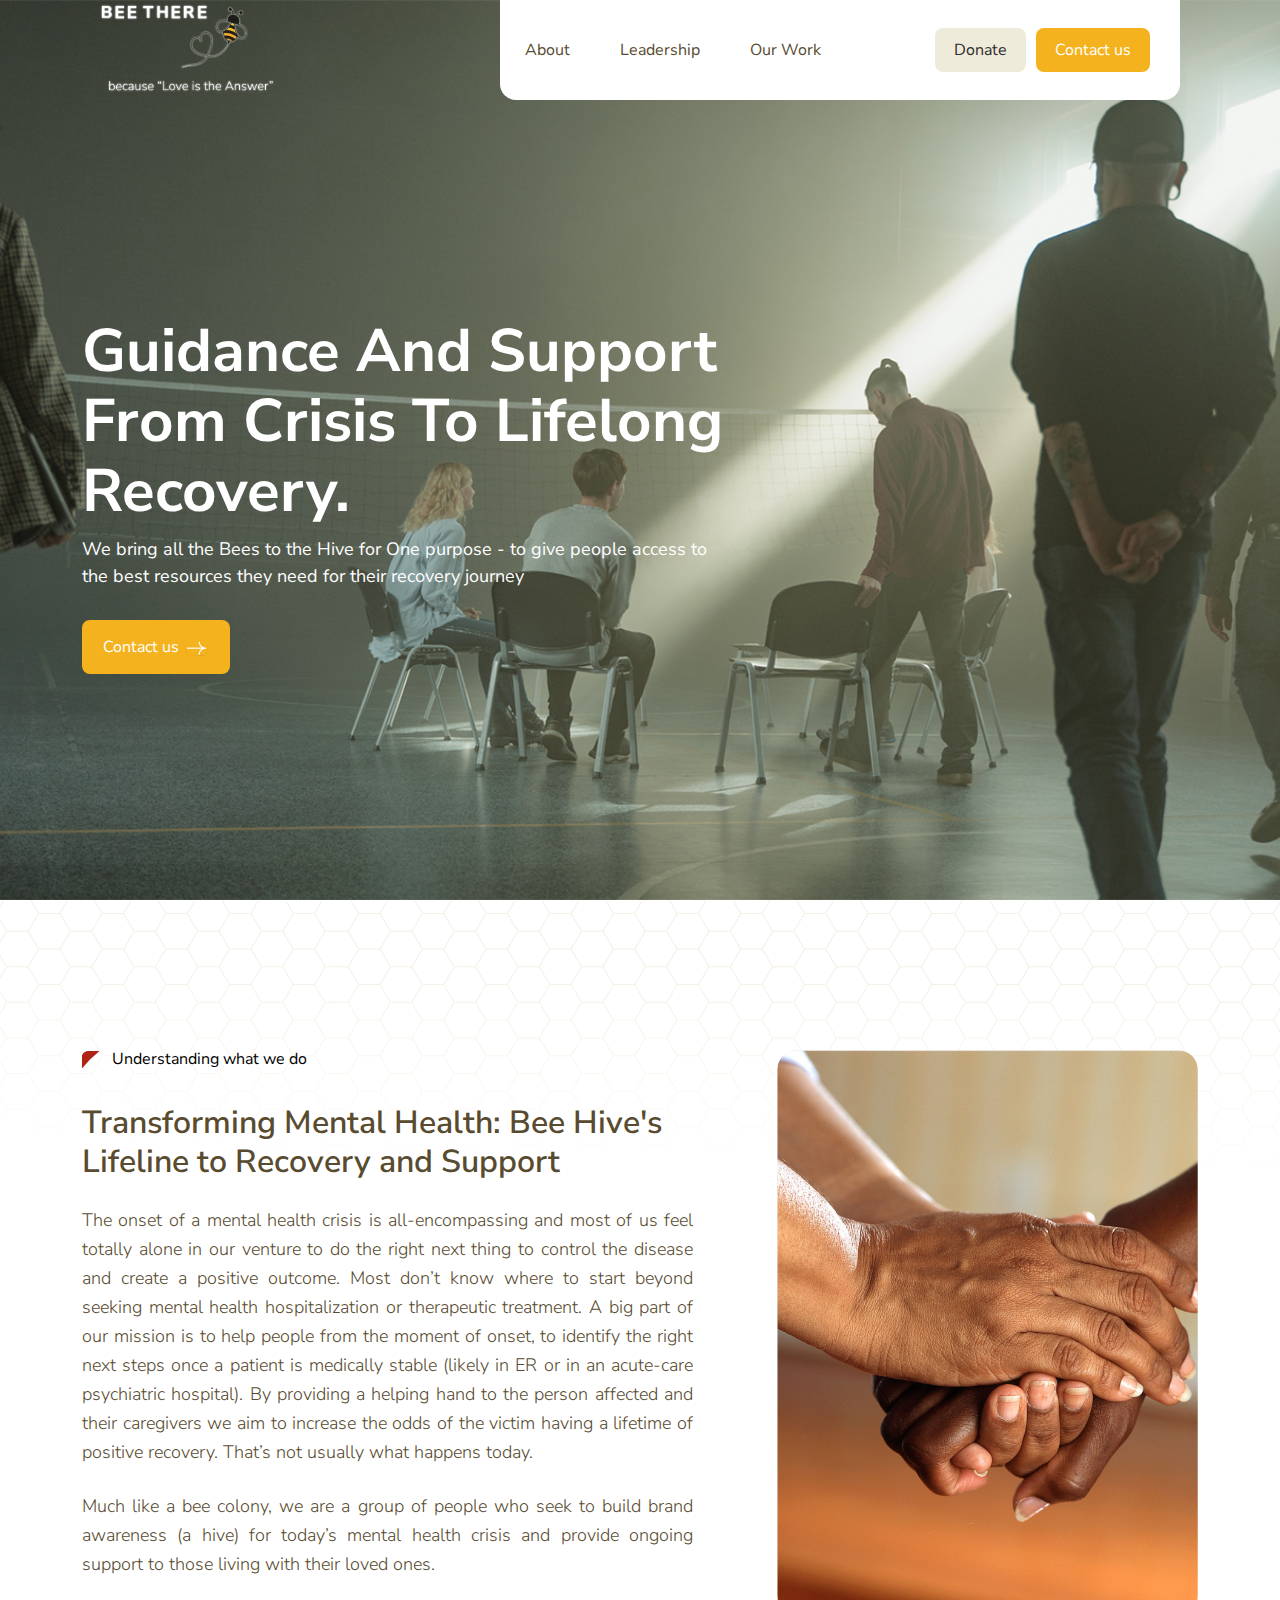
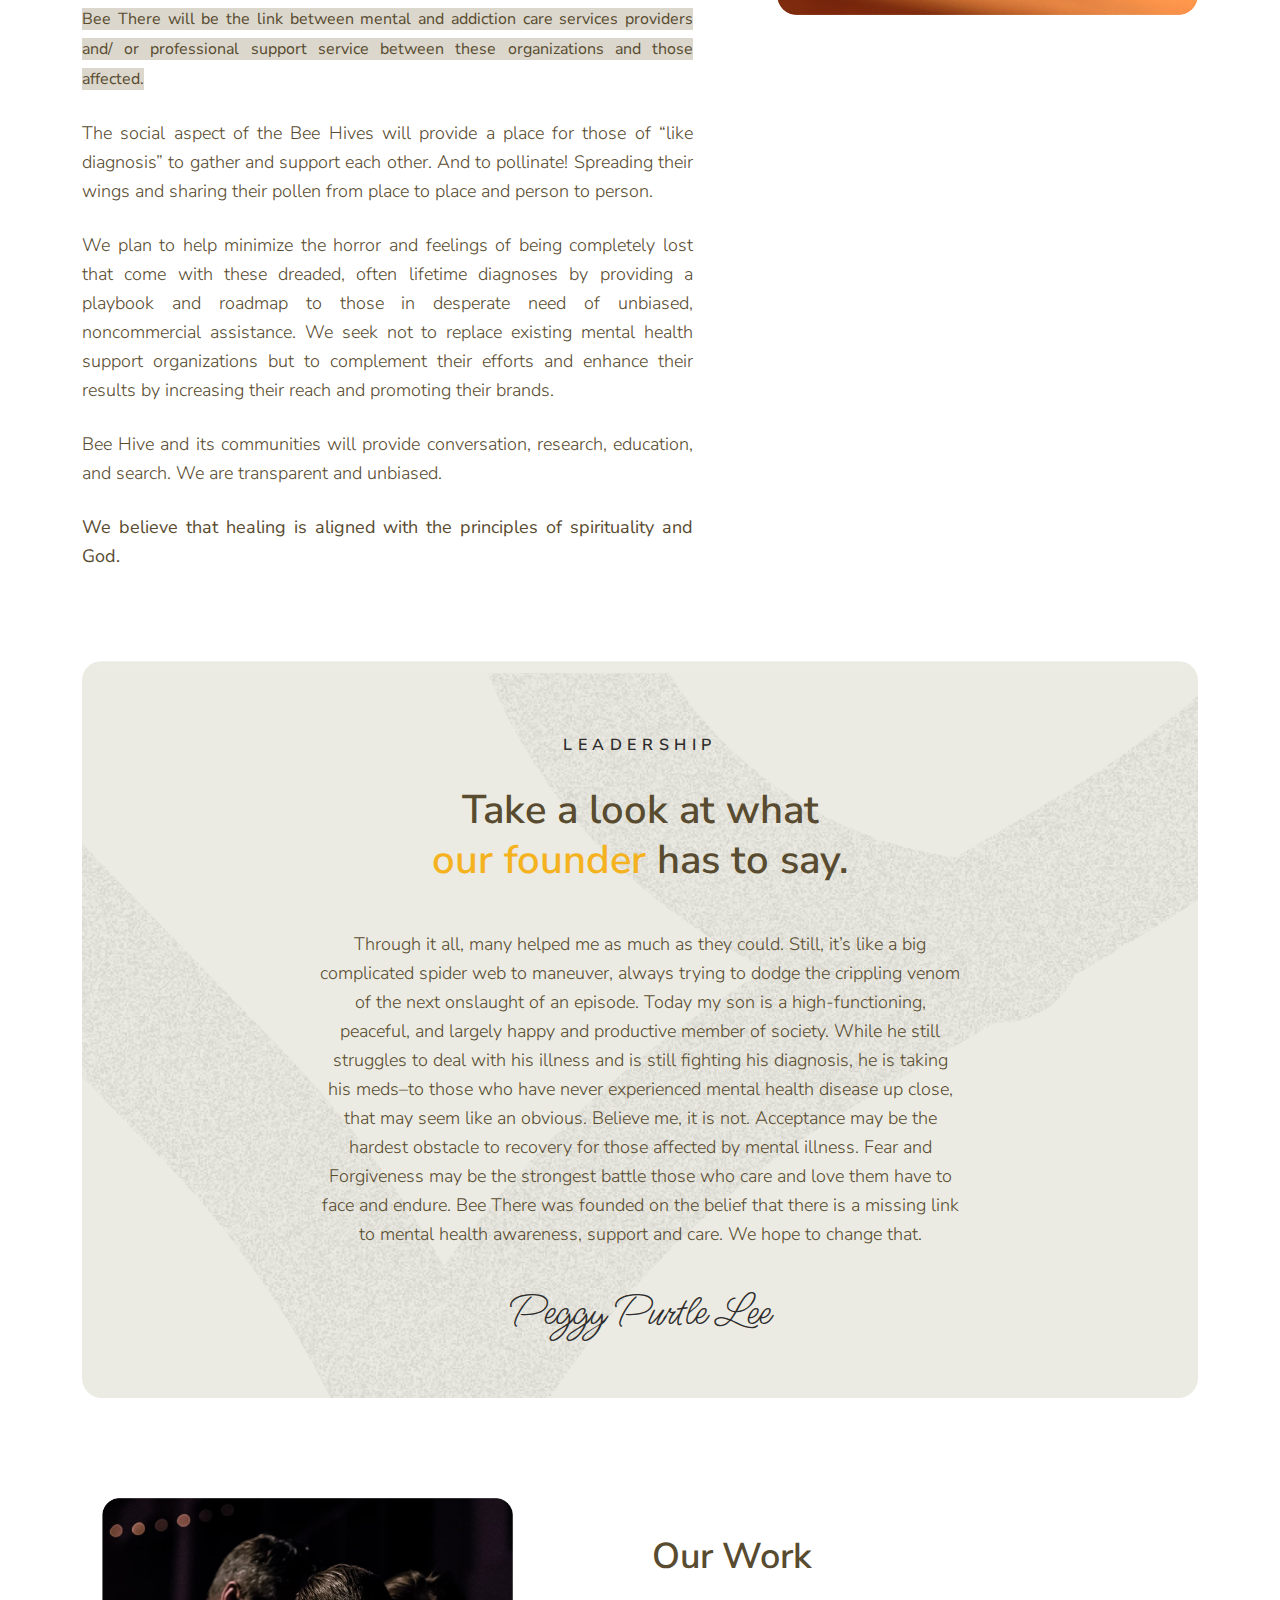
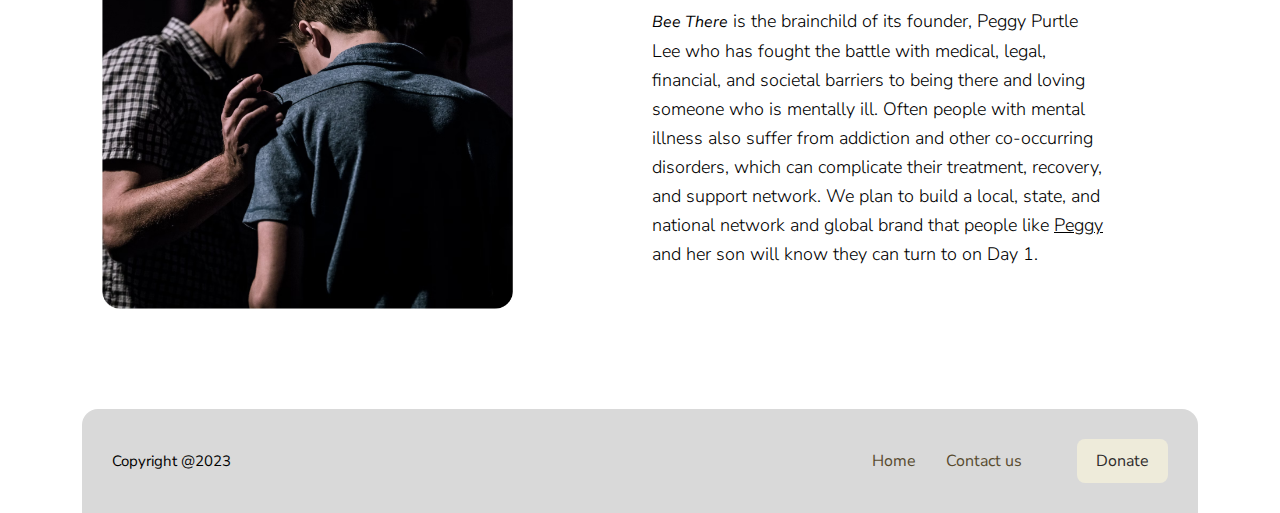
<file: index.html>
<!DOCTYPE html>
<html lang="en">

<head>
    <meta charset="UTF-8">
    <meta name="viewport"
        content="width=device-width, initial-scale=1.0, maximum-scale=1.0, minimum-scale=1.0, user-scalable=no, target-densityDpi=device-dpi" />
    <title>BE THERE</title>
    <link rel="icon" type="image/png" href="images/favicon.png">
    <link rel="stylesheet" href="css/all.min.css">
    <link rel="stylesheet" href="css/bootstrap.min.css">
    <link rel="stylesheet" href="css/nice-select.css">
    <link rel="stylesheet" href="css/style.css">
    <link rel="stylesheet" href="css/responsive.css">
</head>

<body>

    <!--==========================
        MENU START
    ===========================-->
    <nav class="navbar navbar-expand-lg main_menu">
        <div class="container">
            <a class="navbar-brand" href="index.html">
                <img src="images/logo2.png" alt="logo" class="img-fluid w-100">
            </a>
            <button class="navbar-toggler" type="button" data-bs-toggle="collapse"
                data-bs-target="#navbarSupportedContent" aria-controls="navbarSupportedContent" aria-expanded="false"
                aria-label="Toggle navigation">
                <i class="far fa-align-right"></i>
            </button>
            <div class="collapse navbar-collapse" id="navbarSupportedContent">
                <ul class="navbar-nav me-auto">
                    <li class="nav-item">
                        <a class="nav-link active" href="#">About</a>
                    </li>
                    <li class="nav-item">
                        <a class="nav-link" href="#">Leadership</a>
                    </li>
                    <li class="nav-item">
                        <a class="nav-link" href="#">Our Work</a>
                    </li>
                </ul>
                <ul class="menu_right">
                    <li><a href="donation.html">Donate</a></li>
                    <li><a href="contact.html">Contact us</a></li>
                </ul>
            </div>
        </div>
    </nav>
    <!--==========================
        MENU END
    ===========================-->


    <!--==========================
        BANNER START
    ===========================-->
    <section class="banner" style="background: url(images/banner_bg.jpg);">
        <div class="container">
            <div class="row">
                <div class="col-xxl-6 col-lg-8 col-xl-7">
                    <div class="banner_text">
                        <h1>Guidance and support from crisis to lifelong recovery.</h1>
                        <p>We bring all the Bees to the Hive for One purpose - to give people access to the best
                            resources they need for their recovery journey</p>
                        <a href="#">Contact us
                            <span>
                                <img src="images/arrow_icon.png" alt="arrow" class="img-fluid">
                            </span>
                        </a>
                    </div>
                </div>
            </div>
        </div>
    </section>
    <!--==========================
        BANNER END
    ===========================-->


    <!--==========================
        WHAT WE DO START
    ===========================-->
    <section class="what_we_do">
        <div class="container">
            <div class="row">
                <div class="col-xl-7 col-lg-6">
                    <div class="what_we_do_text">
                        <h5>Understanding what we do</h5>
                        <h3>Transforming Mental Health: Bee Hive's Lifeline to Recovery and Support</h3>
                        <p>The onset of a mental health crisis is all-encompassing and most of us feel totally alone in
                            our venture to do the right next thing to control the disease and create a positive outcome.
                            Most don’t know where to start beyond seeking mental health hospitalization or therapeutic
                            treatment. A big part of our mission is to help people from the moment of onset, to identify
                            the right next steps once a patient is medically stable (likely in ER or in an acute-care
                            psychiatric hospital). By providing a helping hand to the person affected and their
                            caregivers we aim to increase the odds of the victim having a lifetime of positive recovery.
                            That’s not usually what happens today.</p>

                        <p>Much like a bee colony, we are a group of people who seek to build brand awareness (a hive)
                            for today’s mental health crisis and provide ongoing support to those living with their
                            loved ones.</p>

                        <p><span>Bee There will be the link between mental and addiction care services providers and/ or
                                professional support service between these organizations and those affected.</span></p>

                        <p>The social aspect of the Bee Hives will provide a place for those of “like diagnosis” to
                            gather and support each other. And to pollinate! Spreading their wings and sharing their
                            pollen from place to place and person to person.
                        </p>

                        <p>We plan to help minimize the horror and feelings of being completely lost that come with
                            these dreaded, often lifetime diagnoses by providing a playbook and roadmap to those in
                            desperate need of unbiased, noncommercial assistance. We seek not to replace existing mental
                            health support organizations but to complement their efforts and enhance their results by
                            increasing their reach and promoting their brands.</p>

                        <p>Bee Hive and its communities will provide conversation, research, education, and search. We
                            are transparent and unbiased.</p>

                        <p><b>We believe that healing is aligned with the principles of spirituality and God.</b></p>
                    </div>
                </div>
                <div class="col-xl-5 col-lg-6">
                    <div class="what_we_do_img">
                        <img src="images/WEDO_IMG.jpg" alt="what we do" class="img-fluid w-100">
                    </div>
                </div>
            </div>
        </div>
    </section>
    <!--==========================
        WHAT WE DO END
    ===========================-->


    <!--==========================
        LEADERSHIP START
    ===========================-->
    <section class="leadership">
        <div class="container">
            <div class="leadership_bg" style="background: url(images/leadership_bg.jpg);">
                <div class="row">
                    <div class="col-xxl-7 col-xl-8 m-auto">
                        <div class="leadership_text">
                            <h4>leadership</h4>
                            <h3>Take a look at what <span>our founder</span> has to say. </h3>
                            <p>Through it all, many helped me as much as they could. Still, it’s like a big complicated
                                spider web to maneuver, always trying to dodge the crippling venom of the next onslaught
                                of an episode. Today my son is a high-functioning, peaceful, and largely happy and
                                productive member of society. While he still struggles to deal with his illness and is
                                still fighting his diagnosis, he is taking his meds–to those who have never experienced
                                mental health disease up close, that may seem like an obvious. Believe me, it is not.
                                Acceptance may be the hardest obstacle to recovery for those affected by mental illness.
                                Fear and Forgiveness may be the strongest battle those who care and love them have to
                                face and endure. Bee There was founded on the belief that there is a missing link to
                                mental health awareness, support and care. We hope to change that.</p>
                            <h6>Peggy Purtle Lee</h6>
                        </div>
                    </div>
                </div>
            </div>
        </div>
    </section>
    <!--==========================
        LEADERSHIP END
    ===========================-->


    <!--==========================
        OUR WORK START
    ===========================-->
    <section class="our_work">
        <div class="container">
            <div class="row">
                <div class="col-xl-5 col-lg-5">
                    <div class="our_work_img">
                        <img src="images/work_img.png" alt="work" class="img-flud w-100">
                    </div>
                </div>
                <div class="col-xl-5 col-lg-7 m-auto">
                    <div class="our_work_text">
                        <h3>Our Work</h3>
                        <p><span>Bee There</span> is the brainchild of its founder, Peggy Purtle Lee who has fought the
                            battle with
                            medical, legal, financial, and societal barriers to being there and loving someone who is
                            mentally ill. Often people with mental illness also suffer from addiction and other
                            co-occurring disorders, which can complicate their treatment, recovery, and support network.
                            We plan to build a local, state, and national network and global brand that people like
                            <b>Peggy</b> and her son will know they can turn to on Day 1.
                        </p>
                    </div>
                </div>
            </div>
        </div>
    </section>
    <!--==========================
        OUR WORK END
    ===========================-->


    <!--==========================
        FOOTER START
    ===========================-->
    <footer>
        <div class="container">
            <div class="footer_bg">
                <div class="row">
                    <div class="col-12">
                        <div class="footer_text">
                            <p>Copyright @2023</p>
                            <ul>
                                <li><a href="index.html">Home</a></li>
                                <li><a href="contact.html">Contact us</a></li>
                                <li><a href="donation.html">Donate</a></li>
                            </ul>
                        </div>
                    </div>
                </div>
            </div>
        </div>
    </footer>
    <!--==========================
        FOOTER END
    ===========================-->


    <!--jquery library js-->
    <script src="js/jquery-3.7.1.min.js"></script>
    <!--bootstrap js-->
    <script src="js/bootstrap.bundle.min.js"></script>
    <!--font-awesome js-->
    <script src="js/Font-Awesome.js"></script>
    <!--nice select js-->
    <script src="js/jquery.nice-select.min.js"></script>

    <!--main/custom js-->
    <script src="js/main.js"></script>

</body>

</html>
</file>
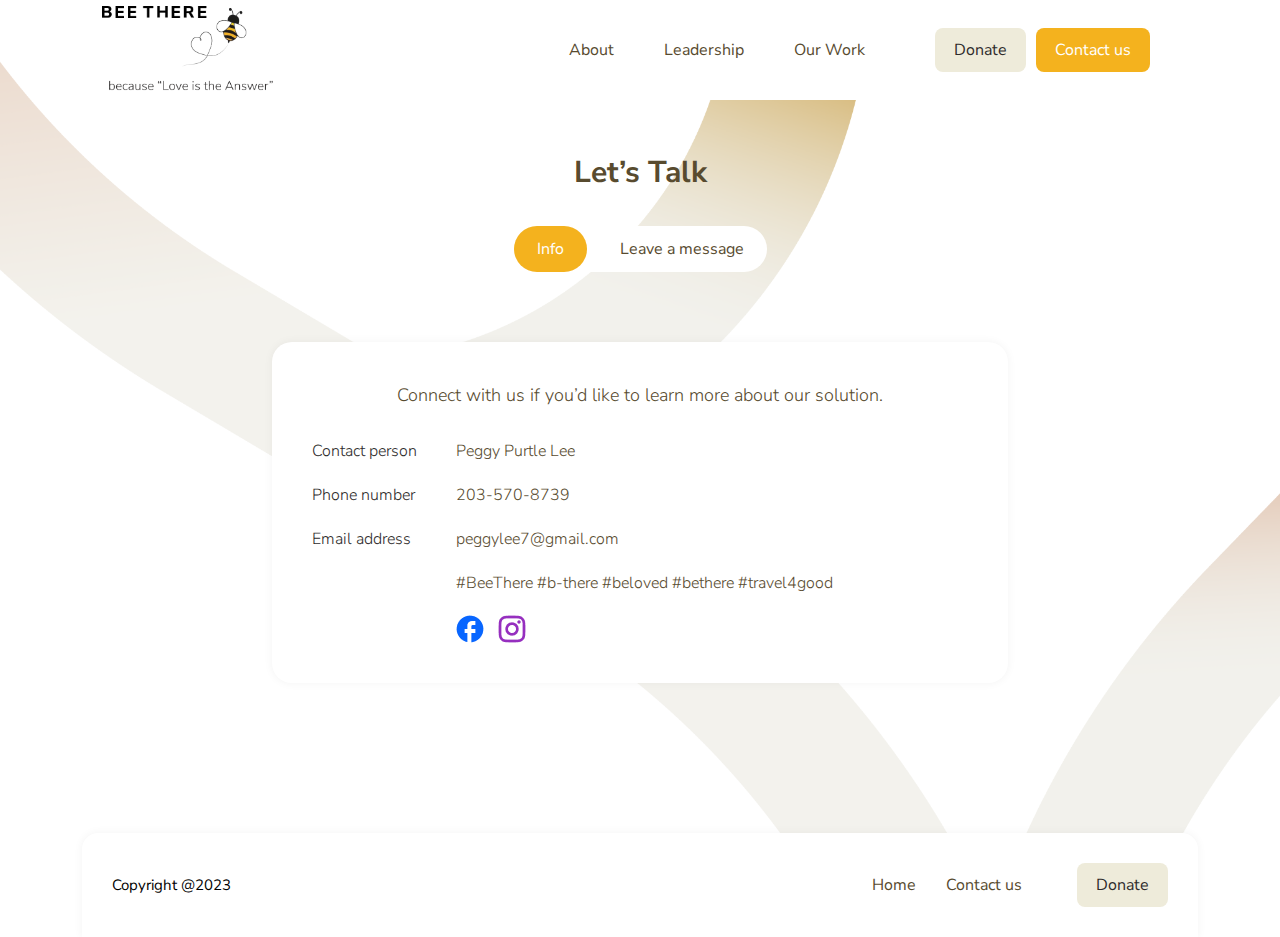
<file: contact.html>
<!DOCTYPE html>
<html lang="en">

<head>
    <meta charset="UTF-8">
    <meta name="viewport"
        content="width=device-width, initial-scale=1.0, maximum-scale=1.0, minimum-scale=1.0, user-scalable=no, target-densityDpi=device-dpi" />
    <title>BE THERE</title>
    <link rel="icon" type="image/png" href="images/favicon.png">
    <link rel="stylesheet" href="css/all.min.css">
    <link rel="stylesheet" href="css/bootstrap.min.css">
    <link rel="stylesheet" href="css/nice-select.css">
    <link rel="stylesheet" href="css/style.css">
    <link rel="stylesheet" href="css/responsive.css">
</head>

<body class="contact_bg">

    <!--==========================
        MENU START
    ===========================-->
    <nav class="navbar navbar-expand-lg main_menu">
        <div class="container">
            <a class="navbar-brand" href="index.html">
                <img src="images/logo.png" alt="logo" class="img-fluid w-100">
            </a>
            <button class="navbar-toggler" type="button" data-bs-toggle="collapse"
                data-bs-target="#navbarSupportedContent" aria-controls="navbarSupportedContent" aria-expanded="false"
                aria-label="Toggle navigation">
                <i class="far fa-align-right"></i>
            </button>
            <div class="collapse navbar-collapse" id="navbarSupportedContent">
                <ul class="navbar-nav m-auto">
                    <li class="nav-item">
                        <a class="nav-link active" href="#">About</a>
                    </li>
                    <li class="nav-item">
                        <a class="nav-link" href="#">Leadership</a>
                    </li>
                    <li class="nav-item">
                        <a class="nav-link" href="#">Our Work</a>
                    </li>
                </ul>
                <ul class="menu_right">
                    <li><a href="donation.html">Donate</a></li>
                    <li><a href="contact.html">Contact us</a></li>
                </ul>
            </div>
        </div>
    </nav>
    <!--==========================
        MENU END
    ===========================-->


    <!--==========================
        CONTACT START
    ===========================-->
    <section class="contact_page">
        <div class="container">
            <div class="row">
                <div class="col-xxl-7 col-lg-9 col-xl-8 m-auto">
                    <div class="contact_text">
                        <h3>Let’s talk</h3>
                        <ul class="nav nav-pills" id="pills-tab" role="tablist">
                            <div class="btns">
                                <li class="nav-item" role="presentation">
                                    <button class="nav-link active" id="pills-home-tab" data-bs-toggle="pill"
                                        data-bs-target="#pills-home" type="button" role="tab" aria-controls="pills-home"
                                        aria-selected="true">Info</button>
                                </li>
                                <li class="nav-item" role="presentation">
                                    <button class="nav-link" id="pills-profile-tab" data-bs-toggle="pill"
                                        data-bs-target="#pills-profile" type="button" role="tab"
                                        aria-controls="pills-profile" aria-selected="false">Leave a message</button>
                                </li>
                            </div>
                        </ul>
                        <div class="tab-content" id="pills-tabContent">
                            <div class="tab-pane fade show active" id="pills-home" role="tabpanel"
                                aria-labelledby="pills-home-tab" tabindex="0">
                                <div class="contact_info">
                                    <p>Connect with us if you’d like to learn more about our solution.</p>
                                    <ul>
                                        <li><span>Contact person</span> Peggy Purtle Lee</li>
                                        <li><span>Phone number</span> 203-570-8739</li>
                                        <li><span>Email address</span> peggylee7@gmail.com </li>
                                        <li><span></span> #BeeThere #b-there #beloved #bethere #travel4good</li>
                                        <li><span></span>
                                            <a href="#"><img src="images/fb.png" alt="fb" class="img-fluid"></a>
                                            <a href="#"><img src="images/insta.png" alt="insta" class="img-fluid"></a>
                                        </li>
                                    </ul>
                                </div>
                            </div>
                            <div class="tab-pane fade" id="pills-profile" role="tabpanel"
                                aria-labelledby="pills-profile-tab" tabindex="0">
                                <form class="contact_form">
                                    <h3>for more details comtact us!</h3>
                                    <div class="row">
                                        <div class="col-xl-6 col-md-6">
                                            <input type="text" placeholder="Name">
                                        </div>
                                        <div class="col-xl-6 col-md-6">
                                            <input type="text" placeholder="Subject">
                                        </div>
                                        <div class="col-xl-12">
                                            <textarea rows="4" placeholder="Type message"></textarea>
                                            <button type="submit">send Message</button>
                                        </div>
                                    </div>
                                </form>
                            </div>
                        </div>
                    </div>
                </div>
            </div>
        </div>
    </section>
    <!--==========================
        CONTACT END
    ===========================-->


    <!--==========================
        FOOTER START
    ===========================-->
    <footer>
        <div class="container">
            <div class="footer_bg">
                <div class="row">
                    <div class="col-12">
                        <div class="footer_text">
                            <p>Copyright @2023</p>
                            <ul>
                                <li><a href="index.html">Home</a></li>
                                <li><a href="contact.html">Contact us</a></li>
                                <li><a href="donation.html">Donate</a></li>
                            </ul>
                        </div>
                    </div>
                </div>
            </div>
        </div>
    </footer>
    <!--==========================
        FOOTER END
    ===========================-->


    <!--jquery library js-->
    <script src="js/jquery-3.7.1.min.js"></script>
    <!--bootstrap js-->
    <script src="js/bootstrap.bundle.min.js"></script>
    <!--font-awesome js-->
    <script src="js/Font-Awesome.js"></script>
    <!--nice select js-->
    <script src="js/jquery.nice-select.min.js"></script>

    <!--main/custom js-->
    <script src="js/main.js"></script>

</body>

</html>
</file>
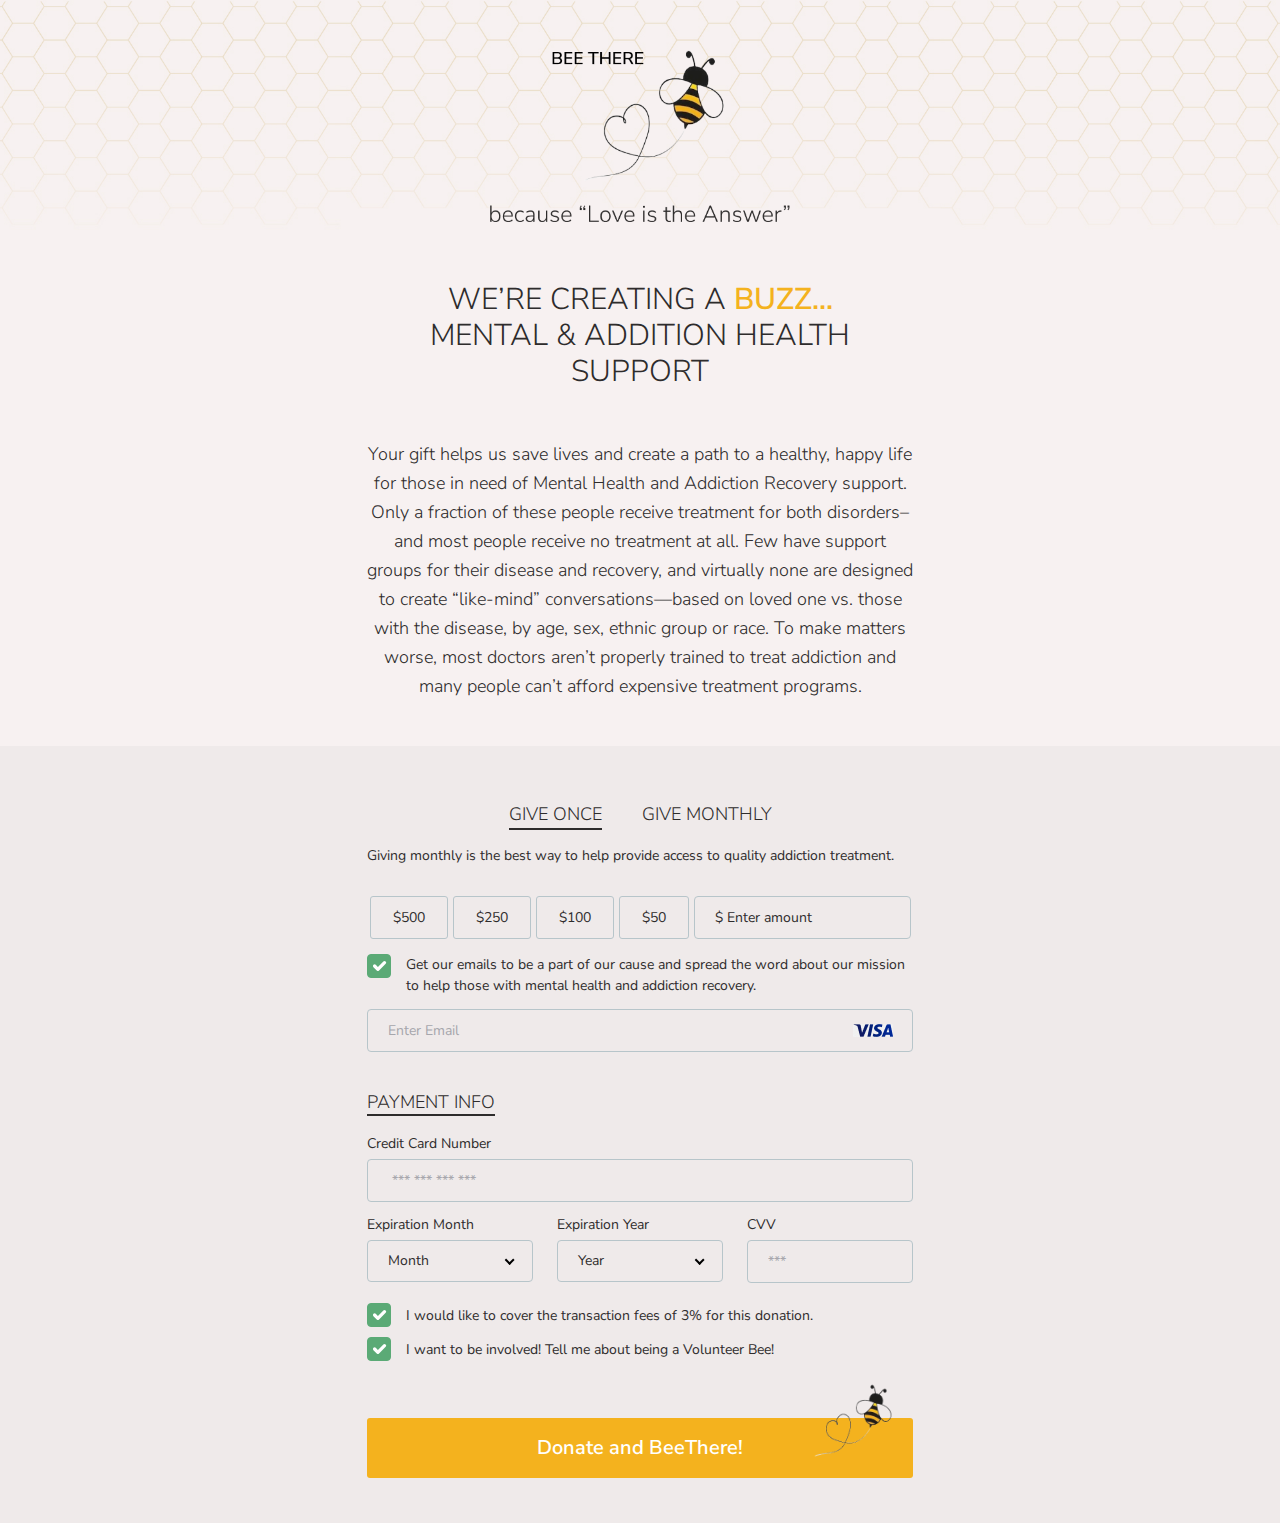
<file: donation.html>
<!DOCTYPE html>
<html lang="en">

<head>
    <meta charset="UTF-8">
    <meta name="viewport"
        content="width=device-width, initial-scale=1.0, maximum-scale=1.0, minimum-scale=1.0, user-scalable=no, target-densityDpi=device-dpi" />
    <title>BE THERE</title>
    <link rel="icon" type="image/png" href="images/favicon.png">
    <link rel="stylesheet" href="css/all.min.css">
    <link rel="stylesheet" href="css/bootstrap.min.css">
    <link rel="stylesheet" href="css/nice-select.css">
    <link rel="stylesheet" href="css/style.css">
    <link rel="stylesheet" href="css/responsive.css">
</head>

<body>

    <!--==========================
        DONATION START
    ===========================-->
    <section class="donation" style="background: url(images/donation_bg.jpg);">
        <div class="container">
            <div class="row">
                <div class="col-xl-6 col-lg-8 m-auto">
                    <div class="donation_text">
                        <a href="index.html" class="logo">
                            <img src="images/logo3.png" alt="logo" class="img-fluid">
                        </a>
                        <h2>We’re creating A <span>Buzz...</span> <br> Mental & Addition Health Support</h2>
                        <p>Your gift helps us save lives and create a path to a healthy, happy life for those in need of
                            Mental Health and Addiction Recovery support. Only a fraction of these people receive
                            treatment for both disorders–and most people receive no treatment at all. Few have support
                            groups for their disease and recovery, and virtually none are designed to create “like-mind”
                            conversations—based on loved one vs. those with the disease, by age, sex, ethnic group or
                            race. To make matters worse, most doctors aren’t properly trained to treat addiction and
                            many people can’t afford expensive treatment programs.</p>
                    </div>
                </div>
            </div>
        </div>
        <div class="donation_form_area">
            <div class="container">
                <div class="row">
                    <div class="col-xl-6 col-lg-8 m-auto">
                        <div class="donation_form">
                            <ul class="nav nav-pills" id="pills-tab" role="tablist">
                                <li class="nav-item" role="presentation">
                                    <button class="nav-link active" id="pills-home-tab" data-bs-toggle="pill"
                                        data-bs-target="#pills-home" type="button" role="tab" aria-controls="pills-home"
                                        aria-selected="true">Give Once</button>
                                </li>
                                <li class="nav-item" role="presentation">
                                    <button class="nav-link" id="pills-profile-tab" data-bs-toggle="pill"
                                        data-bs-target="#pills-profile" type="button" role="tab"
                                        aria-controls="pills-profile" aria-selected="false">Give Monthly</button>
                                </li>
                            </ul>
                            <div class="tab-content" id="pills-tabContent">
                                <div class="tab-pane fade show active" id="pills-home" role="tabpanel"
                                    aria-labelledby="pills-home-tab" tabindex="0">
                                    <form class="donation_form_content">
                                        <span>Giving monthly is the best way to help provide access to quality addiction
                                            treatment.</span>
                                        <div class="amount_box">
                                            <button type="button">$500</button>
                                            <button type="button">$250</button>
                                            <button type="button">$100</button>
                                            <button type="button">$50</button>
                                            <input type="text" placeholder="$ Enter amount">
                                        </div>

                                        <div class="email_area">
                                            <div class="form-check">
                                                <input class="form-check-input" type="checkbox" value=""
                                                    id="flexCheckChecked22" checked>
                                                <label class="form-check-label" for="flexCheckChecked22">
                                                    Get our emails to be a part of our cause and spread the word about
                                                    our mission to help those with mental health and addiction recovery.
                                                </label>
                                            </div>
                                            <input class="email" type="text" placeholder="Enter Email">
                                        </div>

                                        <h3>payment info</h3>
                                        <div class="row">
                                            <div class="col-12">
                                                <div class="single_input">
                                                    <label>Credit Card Number</label>
                                                    <input type="text" placeholder=" *** *** *** ***">
                                                </div>
                                            </div>
                                            <div class="col-xl-4 col-md-4">
                                                <div class="single_input">
                                                    <label>Expiration Month</label>
                                                    <select class="select_js">
                                                        <option value="">Month</option>
                                                        <option value="">Red</option>
                                                        <option value="">Black</option>
                                                        <option value="">Orange</option>
                                                        <option value="">Rose Gold</option>
                                                        <option value="">Pink</option>
                                                    </select>
                                                </div>
                                            </div>
                                            <div class="col-xl-4 col-md-4">
                                                <div class="single_input">
                                                    <label>Expiration Year</label>
                                                    <select class="select_js">
                                                        <option value="">Year</option>
                                                        <option value="">Red</option>
                                                        <option value="">Black</option>
                                                        <option value="">Orange</option>
                                                        <option value="">Rose Gold</option>
                                                        <option value="">Pink</option>
                                                    </select>
                                                </div>
                                            </div>
                                            <div class="col-xl-4 col-md-4">
                                                <div class="single_input">
                                                    <label>CVV</label>
                                                    <input type="text" placeholder="***">
                                                </div>
                                            </div>
                                        </div>
                                        <div class="check_bottom">
                                            <div class="form-check">
                                                <input class="form-check-input" type="checkbox" value=""
                                                    id="flexCheckChecked" checked>
                                                <label class="form-check-label" for="flexCheckChecked">
                                                    I would like to cover the transaction fees of 3% for this donation.
                                                </label>
                                            </div>
                                            <div class="form-check">
                                                <input class="form-check-input" type="checkbox" value=""
                                                    id="flexCheckChecked2" checked>
                                                <label class="form-check-label" for="flexCheckChecked2">
                                                    I want to be involved! Tell me about being a Volunteer Bee!
                                                </label>
                                            </div>
                                        </div>
                                        <button type="submit" class="donate_btn">Donate and BeeThere!</button>
                                    </form>
                                </div>
                                <div class="tab-pane fade" id="pills-profile" role="tabpanel"
                                    aria-labelledby="pills-profile-tab" tabindex="0">
                                    <form class="donation_form_content">
                                        <span>Giving monthly is the best way to help provide access to quality addiction
                                            treatment.</span>
                                        <div class="amount_box">
                                            <button type="button">$500</button>
                                            <button type="button">$250</button>
                                            <button type="button">$100</button>
                                            <button type="button">$50</button>
                                            <input type="text" placeholder="$ Enter amount">
                                        </div>

                                        <div class="email_area">
                                            <div class="form-check">
                                                <input class="form-check-input" type="checkbox" value=""
                                                    id="flexCheckChecked22" checked>
                                                <label class="form-check-label" for="flexCheckChecked22">
                                                    Get our emails to be a part of our cause and spread the word about
                                                    our mission to help those with mental health and addiction recovery.
                                                </label>
                                            </div>
                                            <input class="email" type="text" placeholder="Enter Email">
                                        </div>

                                        <h3>payment info</h3>
                                        <div class="row">
                                            <div class="col-12">
                                                <div class="single_input">
                                                    <label>Credit Card Number</label>
                                                    <input type="text" placeholder=" *** *** *** ***">
                                                </div>
                                            </div>
                                            <div class="col-xl-4 col-md-4">
                                                <div class="single_input">
                                                    <label>Expiration Month</label>
                                                    <select class="select_js">
                                                        <option value="">Month</option>
                                                        <option value="">Red</option>
                                                        <option value="">Black</option>
                                                        <option value="">Orange</option>
                                                        <option value="">Rose Gold</option>
                                                        <option value="">Pink</option>
                                                    </select>
                                                </div>
                                            </div>
                                            <div class="col-xl-4 col-md-4">
                                                <div class="single_input">
                                                    <label>Expiration Year</label>
                                                    <select class="select_js">
                                                        <option value="">Year</option>
                                                        <option value="">Red</option>
                                                        <option value="">Black</option>
                                                        <option value="">Orange</option>
                                                        <option value="">Rose Gold</option>
                                                        <option value="">Pink</option>
                                                    </select>
                                                </div>
                                            </div>
                                            <div class="col-xl-4 col-md-4">
                                                <div class="single_input">
                                                    <label>CVV</label>
                                                    <input type="text" placeholder="***">
                                                </div>
                                            </div>
                                        </div>
                                        <div class="check_bottom">
                                            <div class="form-check">
                                                <input class="form-check-input" type="checkbox" value=""
                                                    id="flexCheckChecked" checked>
                                                <label class="form-check-label" for="flexCheckChecked">
                                                    I would like to cover the transaction fees of 3% for this donation.
                                                </label>
                                            </div>
                                            <div class="form-check">
                                                <input class="form-check-input" type="checkbox" value=""
                                                    id="flexCheckChecked2" checked>
                                                <label class="form-check-label" for="flexCheckChecked2">
                                                    I want to be involved! Tell me about being a Volunteer Bee!
                                                </label>
                                            </div>
                                        </div>
                                        <button type="submit" class="donate_btn">Donate and BeeThere!</button>
                                    </form>
                                </div>
                            </div>
                        </div>
                    </div>
                </div>
            </div>
        </div>
    </section>
    <!--==========================
        DONATION END
    ===========================-->


    <!--jquery library js-->
    <script src="js/jquery-3.7.1.min.js"></script>
    <!--bootstrap js-->
    <script src="js/bootstrap.bundle.min.js"></script>
    <!--font-awesome js-->
    <script src="js/Font-Awesome.js"></script>
    <!--nice select js-->
    <script src="js/jquery.nice-select.min.js"></script>

    <!--main/custom js-->
    <script src="js/main.js"></script>

</body>

</html>
</file>
<file: css/nice-select.css>
.nice-select {
  -webkit-tap-highlight-color: transparent;
  background-color: #fff;
  border-radius: 5px;
  border: solid 1px #e8e8e8;
  box-sizing: border-box;
  clear: both;
  cursor: pointer;
  display: block;
  float: left;
  font-family: inherit;
  font-size: 14px;
  font-weight: normal;
  height: 42px;
  line-height: 40px;
  outline: none;
  padding-left: 20px;
  padding-right: 30px;
  position: relative;
  text-align: left !important;
  -webkit-transition: all 0.2s ease-in-out;
  transition: all 0.2s ease-in-out;
  -webkit-user-select: none;
  -moz-user-select: none;
  -ms-user-select: none;
  user-select: none;
  white-space: nowrap;
  width: 100%;
  border: 1px solid #B7C5CA;
  background: none;
  font-size: 14px;
  font-weight: 400;
  /* padding: 10px 20px; */
  border-radius: 4px;
}

.nice-select:hover {
  border-color: #dbdbdb;
}

.nice-select:active,
.nice-select.open,
.nice-select:focus {
  border-color: #999;
}

.nice-select:after {
  border-bottom: 2px solid #000;
  border-right: 2px solid #000;
  content: '';
  display: block;
  height: 7px;
  margin-top: -4px;
  pointer-events: none;
  position: absolute;
  right: 20px;
  top: 50%;
  -webkit-transform-origin: 66% 66%;
  -ms-transform-origin: 66% 66%;
  transform-origin: 66% 66%;
  -webkit-transform: rotate(45deg);
  -ms-transform: rotate(45deg);
  transform: rotate(45deg);
  -webkit-transition: all 0.15s ease-in-out;
  transition: all 0.15s ease-in-out;
  width: 7px;
}

.nice-select.open:after {
  -webkit-transform: rotate(-135deg);
  -ms-transform: rotate(-135deg);
  transform: rotate(-135deg);
}

.nice-select.open .list {
  opacity: 1;
  pointer-events: auto;
  -webkit-transform: scale(1) translateY(0);
  -ms-transform: scale(1) translateY(0);
  transform: scale(1) translateY(0);
}

.nice-select.disabled {
  border-color: #ededed;
  color: #999;
  pointer-events: none;
}

.nice-select.disabled:after {
  border-color: #cccccc;
}

.nice-select.wide {
  width: 100%;
}

.nice-select.wide .list {
  left: 0 !important;
  right: 0 !important;
}

.nice-select.right {
  float: right;
}

.nice-select.right .list {
  left: auto;
  right: 0;
}

.nice-select.small {
  font-size: 12px;
  height: 36px;
  line-height: 34px;
}

.nice-select.small:after {
  height: 4px;
  width: 4px;
}

.nice-select.small .option {
  line-height: 34px;
  min-height: 34px;
}

.nice-select .list {
  background-color: #fff;
  border-radius: 5px;
  box-shadow: 0 0 0 1px rgba(68, 68, 68, 0.11);
  box-sizing: border-box;
  margin-top: 4px;
  opacity: 0;
  overflow: hidden;
  padding: 0;
  pointer-events: none;
  position: absolute;
  top: 100%;
  left: 0;
  -webkit-transform-origin: 50% 0;
  -ms-transform-origin: 50% 0;
  transform-origin: 50% 0;
  -webkit-transform: scale(0.75) translateY(-21px);
  -ms-transform: scale(0.75) translateY(-21px);
  transform: scale(0.75) translateY(-21px);
  -webkit-transition: all 0.2s cubic-bezier(0.5, 0, 0, 1.25), opacity 0.15s ease-out;
  transition: all 0.2s cubic-bezier(0.5, 0, 0, 1.25), opacity 0.15s ease-out;
  z-index: 9;
  min-width: 100%;
}

.nice-select .list:hover .option:not(:hover) {
  background-color: transparent !important;
}

.nice-select .option {
  cursor: pointer;
  font-weight: 400;
  line-height: 40px;
  list-style: none;
  min-height: 40px;
  outline: none;
  padding-left: 18px;
  padding-right: 29px;
  text-align: left;
  -webkit-transition: all 0.2s;
  transition: all 0.2s;
}

.nice-select .option:hover,
.nice-select .option.focus,
.nice-select .option.selected.focus {
  background-color: #f6f6f6;
}

.nice-select .option.selected {
  font-weight: bold;
}

.nice-select .option.disabled {
  background-color: transparent;
  color: #999;
  cursor: default;
}

.no-csspointerevents .nice-select .list {
  display: none;
}

.no-csspointerevents .nice-select.open .list {
  display: block;
}

span.current {
  margin: 0 !important;
  padding: 0 !important;
}
</file>
<file: css/style.css>
@import url('https://fonts.googleapis.com/css2?family=Ms+Madi&family=Nunito+Sans:opsz,wght@6..12,300;6..12,400;6..12,500;6..12,600;6..12,700;6..12,800;6..12,900;6..12,1000&display=swap');

* {
    margin: 0;
    padding: 0;
}

ul,
ol,
li {
    list-style: none;
    margin: 0;
    padding: 0;
}

a {
    display: inline-block;
    text-decoration: none;
}

a:hover {
    text-decoration: none;
}

h1,
h2,
h3,
h4,
h5,
h6 {
    margin: 0;
    padding: 0;
}

p,
span {
    font-size: 16px;
    font-weight: 400;
    margin: 0;
}

body {
    overflow-x: hidden;
    scroll-behavior: smooth;
    font-family: 'Nunito Sans', sans-serif;
}

img {
    width: 100% !important;
    height: 100% !important;
    object-fit: cover !important;
}

input,
textarea {
    width: 100%;
    padding: 12px 20px;
    outline: none;
    resize: none;
    border: 1px solid #E4E7E9;
    border-radius: 3px;
    font-size: 16px;
    font-weight: 300;
}

input::placeholder,
textarea::placeholder {
    color: #a6a6ac;
}

button {
    border: none;
}

/*===================
    MENU START
===================*/
.main_menu {
    width: 100%;
    height: 100px;
    position: fixed;
    top: 0;
    left: 0;
    padding: 0;
    z-index: 99;
    transition: all linear .3s;
    -webkit-transition: all linear .3s;
    -moz-transition: all linear .3s;
    -ms-transition: all linear .3s;
    -o-transition: all linear .3s;
}

.main_menu .container {
    height: 100%;
    padding: 0px 30px;
    transition: all linear .3s;
    -moz-transition: all linear .3s;
    -ms-transition: all linear .3s;
    -o-transition: all linear .3s;
}

.main_menu .navbar-brand {
    margin: 0;
    padding: 0;
    width: 180px;
    transition: all linear .3s;
    -webkit-transition: all linear .3s;
    -moz-transition: all linear .3s;
    -ms-transition: all linear .3s;
    -o-transition: all linear .3s;
}

.main_menu .navbar-nav .nav-item .nav-link {
    margin: 0;
    color: #584B2F;
    text-align: center;
    font-size: 16px;
    font-weight: 400;
    padding: 0px 25px;
    transition: all linear .3s;
    -webkit-transition: all linear .3s;
    -moz-transition: all linear .3s;
    -ms-transition: all linear .3s;
    -o-transition: all linear .3s;
}

.main_menu .navbar-nav .nav-item .nav-link:hover {
    color: #F4B21E;
}

.main_menu .menu_right {
    display: flex;
    flex-wrap: wrap;
    align-items: center;
    gap: 10px;
}

.main_menu .menu_right li:last-child a:hover,
.main_menu .menu_right li a {
    border-radius: 8px;
    background: #EEEBDA;
    color: #2E2C2C;
    font-size: 16px;
    font-weight: 400;
    padding: 10px 19px;
    transition: all linear .3s;
    -webkit-transition: all linear .3s;
    -moz-transition: all linear .3s;
    -ms-transition: all linear .3s;
    -o-transition: all linear .3s;
}

.main_menu .menu_right li a:hover,
.main_menu .menu_right li:last-child a {
    color: #fff;
    background: #F4B21E;
}

.main_menu.menu_fix {
    height: 70px;
}

.main_menu.menu_fix .container {
    padding: 0px 12px;
}

.main_menu.menu_fix .navbar-brand {
    width: 130px;
}

/* for mobile menu start */
.navbar-toggler {
    width: 40px;
    height: 40px;
    padding: 0;
    margin: 0;
    line-height: 40px;
    text-align: center;
    background: #F4B21E;
    color: #000;
    border: none;
    font-size: 20px;
    box-shadow: none;
    outline: none;
}

.navbar-toggler:focus {
    box-shadow: none;
}

/* for mobile menu end */

.main_menu .navbar-collapse {
    background: #fff;
    height: 100%;
    /* width: 30%; */
    max-width: 63%;
    padding-right: 30px;
    border-radius: 0px 0px 16px 16px;
}

/*===================
    MENU END
===================*/

/*===================
    BANNER START
===================*/
.banner {
    background-position: center !important;
    background-repeat: no-repeat !important;
    background-size: cover !important;
    height: 100vh;
}

.banner div {
    height: 100%;
}

.banner_text {
    padding-top: 90px;
    display: flex;
    flex-wrap: wrap;
    flex-direction: column;
    justify-content: center;
    align-items: start;
}

.banner_text h1 {
    color: #FFF;
    font-family: Nunito Sans;
    font-size: 60px;
    font-style: normal;
    font-weight: 700;
    line-height: 70px;
    text-transform: capitalize;
}

.banner_text p {
    color: #FFF;
    font-size: 18px;
    font-weight: 400;
    margin-top: 10px;
    margin-bottom: 30px;
}

.banner_text a {
    border-radius: 8px;
    background: #F4B21E;
    color: #fff;
    font-size: 16px;
    font-weight: 400;
    padding: 15px 21px;
    transition: all linear .3s;
    -webkit-transition: all linear .3s;
    -moz-transition: all linear .3s;
    -ms-transition: all linear .3s;
    -o-transition: all linear .3s;
    display: inline-flex;
    align-items: center;
    justify-content: center;
}

.banner_text a span {
    display: block;
    width: 25px;
    margin-left: 5px;
}

.banner_text a:hover {
    background: #2E2C2C;
}

/*===================
    BANNER END
===================*/

/*=======================
    WHAT WE DO START
=======================*/
.what_we_do {
    position: relative;
    z-index: 1;
    padding-top: 150px;
}

.what_we_do::after {
    position: absolute;
    content: "";
    background: url(../images/we_do_bg.svg);
    background-position: center;
    background-repeat: no-repeat;
    background-size: cover;
    width: 100%;
    height: 270px;
    top: 0;
    left: 0;
    z-index: -1;
}

.what_we_do_text {
    padding-right: 30px;
}

.what_we_do_text h5 {
    color: #000;
    font-size: 16px;
    font-weight: 400;
    position: relative;
    padding-left: 30px;
    margin-bottom: 35px;
}

.what_we_do_text h5::after {
    position: absolute;
    content: "";
    background: url(../images/we_do_shapes.svg);
    background-position: center;
    background-repeat: no-repeat;
    background-size: cover;
    width: 17px;
    height: 18px;
    top: 1px;
    left: 0;
    z-index: -1;
}

.what_we_do_text h3 {
    color: #584B2F;
    font-size: 36px;
    font-weight: 600;
}

.what_we_do_text p {
    color: #584B2F;
    font-size: 18px;
    font-weight: 300;
    line-height: 29px;
    margin-top: 25px;
    text-align: justify;
}

.what_we_do_text p span {
    background: #dbd7cd;
    color: #584B2F;
}

.what_we_do_img {
    margin-left: 30px;
    overflow: hidden;
    border-radius: 20px;
    -webkit-border-radius: 20px;
    -moz-border-radius: 20px;
    -ms-border-radius: 20px;
    -o-border-radius: 20px;
}

/*=======================
    WHAT WE DO END
=======================*/

/*===================
    LEADERSHIP START
===================*/
.leadership_bg {
    background-position: center !important;
    background-repeat: no-repeat !important;
    background-size: cover !important;
    padding: 70px;
    border-radius: 20px;
    overflow: hidden;
    margin-top: 90px;
}

.leadership_text h4 {
    color: #2E2C2C;
    text-align: center;
    font-size: 16px;
    font-weight: 600;
    line-height: 29px;
    letter-spacing: 5.6px;
    text-transform: uppercase;
    margin-bottom: 25px;
}

.leadership_text h3,
.leadership_text h3 span {
    color: #584B2F;
    text-align: center;
    font-size: 40px;
    font-weight: 600;
    line-height: 50px;
    max-width: 64%;
    margin: 0 auto;
}

.leadership_text h3 span {
    color: #F4B21E;
}

.leadership_text p {
    color: #584B2F;
    text-align: center;
    font-size: 18px;
    font-weight: 300;
    line-height: 29px;
    margin-top: 45px;
}

.leadership_text h6 {
    color: #2E2C2C;
    text-align: center;
    font-family: 'Ms Madi', cursive;
    font-size: 44px;
    font-weight: 400;
    line-height: 29px;
    margin-top: 50px;
}

/*===================
    LEADERSHIP END
===================*/

/*===================
    OUR WORK START
===================*/
.our_work {
    padding: 100px 0px;
}

.our_work_img {
    border-radius: 20px;
    overflow: hidden;
    padding: 0px 20px;
}

.our_work_text h3 {
    color: #584B2F;
    font-size: 36px;
    font-weight: 600;
    line-height: 40px;
    margin-bottom: 30px;
}

.our_work_text p {
    color: #000;
    font-size: 18px;
    font-weight: 300;
    line-height: 29px;
}

.our_work_text p span {
    font-style: italic;
}

.our_work_text p b {
    font-weight: 300;
    text-decoration: underline;
}

/*===================
    OUR WORK END
===================*/

/*===================
    FOOTER START
===================*/
.footer_bg {
    border-radius: 16px 16px 0px 0px;
    background: #D9D9D9;
}

.footer_text {
    display: flex;
    flex-wrap: wrap;
    align-items: center;
    justify-content: space-between;
    padding: 30px;
}

.footer_text p {
    color: #000;
    font-size: 15px;
    font-weight: 400;
}

.footer_text ul {
    display: flex;
    flex-wrap: wrap;
    align-items: center;
    gap: 30px;
}

.footer_text ul li a {
    color: #584B2F;
    font-size: 16px;
    font-weight: 400;
    transition: all linear .3s;
    -webkit-transition: all linear .3s;
    -moz-transition: all linear .3s;
    -ms-transition: all linear .3s;
    -o-transition: all linear .3s;
}

.footer_text ul li a:hover {
    color: #000;
}

.footer_text ul li:last-child a {
    border-radius: 8px;
    background: #EEEBDA;
    color: #2E2C2C;
    font-size: 16px;
    font-weight: 400;
    padding: 10px 19px;
    transition: all linear .3s;
    -webkit-transition: all linear .3s;
    -moz-transition: all linear .3s;
    -ms-transition: all linear .3s;
    -o-transition: all linear .3s;
    margin-left: 25px;
}

.footer_text ul li:last-child a:hover {
    color: #fff;
    background: #F4B21E;
}

/*===================
    FOOTER END
===================*/

/*===================
    DONATION START
===================*/
.donation {
    background-position: center !important;
    background-repeat: no-repeat !important;
    background-size: cover !important;
}

.donation_text {
    text-align: center;
    margin-top: 50px;
}

.donation_text .logo {
    display: block;
    width: 300px;
    margin: 0 auto;
    margin-bottom: 60px;
}

.donation_text h2 {
    color: #2E2C2C;
    text-align: center;
    font-size: 30px;
    font-weight: 300;
    text-transform: uppercase;
    margin-bottom: 50px;
}

.donation_text h2 span {
    font-size: 30px;
    color: #F4B21E;
    font-weight: 600;
}

.donation_text p {
    overflow: hidden;
    color: #2E2C2C;
    text-align: center;
    font-size: 18px;
    font-weight: 300;
    line-height: 29px;
}

.donation_form_area {
    background: rgba(217, 217, 217, 0.25);
    padding-top: 55px;
    margin-top: 45px;
}

.donation_form .nav-pills {
    justify-content: center;
    gap: 40px;
}

.donation_form .nav-item .nav-link {
    color: #2E2C2C;
    font-size: 18px;
    font-weight: 300;
    text-transform: uppercase;
    border-bottom: 2px solid transparent;
    border-radius: 0;
    padding: 0;
}

.donation_form .nav-item .nav-link.active {
    border-color: #2E2C2C;
    background: none;
    color: #2E2C2C;
}

.donation_form_content span {
    color: #2E2C2C;
    display: block;
    font-size: 14px;
    font-weight: 400;
    margin-top: 15px;
    margin-bottom: 30px;
}

.donation_form_content .amount_box {
    display: flex;
    flex-wrap: wrap;
    align-items: center;
    justify-content: center;
    gap: 5px;
    margin-bottom: 15px;
}

.donation_form_content .amount_box button {
    border-radius: 3px;
    border: 1px solid #B7C5CA;
    padding: 10px 35px;
    color: #2E2C2C;
    font-size: 14px;
    font-weight: 400;
    transition: all linear .3s;
    -webkit-transition: all linear .3s;
    -moz-transition: all linear .3s;
    -ms-transition: all linear .3s;
    -o-transition: all linear .3s;
    background: none;
}

.donation_form_content .amount_box button:hover {
    background: #F4B21E;
    color: #fff;
}

.donation_form_content .amount_box input {
    width: auto;
    border: 1px solid #B7C5CA;
    background: none;
    font-size: 14px;
    font-weight: 400;
    padding: 10px 20px;
    border-radius: 4px;
}

.donation_form_content .amount_box input::placeholder {
    color: #2E2C2C;
}

.donation_form_content .email_area {
    position: relative;
}

.donation_form_content .form-check {
    margin-top: 10px;
}

.donation_form_content .form-check .form-check-input {
    width: 24px;
    height: 24px;
    padding: 0;
    margin-top: 0px;
}

.donation_form_content .form-check .form-check-label {
    color: #2E2C2C;
    font-size: 14px;
    font-weight: 400;
    padding-left: 15px;
}

.donation_form_content .email_area .email {
    border: 1px solid #B7C5CA;
    background: none;
    font-size: 14px;
    font-weight: 400;
    padding: 10px 20px;
    border-radius: 4px;
    margin-top: 10px;
    position: relative;
}

.donation_form_content .email_area::after {
    position: absolute;
    content: "";
    background: url(../images/visa.jpg);
    background-position: center;
    background-size: cover;
    background-repeat: no-repeat;
    width: 40px;
    height: 13px;
    bottom: 15px;
    right: 20px;
}

.donation_form_content h3 {
    color: #2E2C2C;
    font-size: 18px;
    font-weight: 300;
    text-transform: uppercase;
    display: inline-block;
    border-bottom: 2px solid #2E2C2C;
    margin-bottom: 5px;
    margin-top: 40px;
}

.donation_form_content .single_input {
    margin-top: 10px;
}

.donation_form_content .single_input label {
    color: #2E2C2C;
    font-size: 14px;
    font-weight: 400;
    margin-bottom: 5px;
}

.donation_form_content .single_input input {
    border: 1px solid #B7C5CA;
    background: none;
    font-size: 14px;
    font-weight: 400;
    padding: 10px 20px;
    border-radius: 4px;
}

.donation_form_content .check_bottom {
    margin-top: 20px;
}

.form-check-input:checked {
    background-color: #5BAA76;
    border-color: #5BAA76;
}

.donation_form_content .donate_btn {
    border-radius: 3px;
    background: #F4B21E;
    width: 100%;
    color: #FFF;
    text-align: center;
    font-size: 20px;
    font-weight: 600;
    padding: 15px 20px;
    margin-top: 55px;
    position: relative;
    margin-bottom: 45px;
    transition: all linear .3s;
    -webkit-transition: all linear .3s;
    -moz-transition: all linear .3s;
    -ms-transition: all linear .3s;
    -o-transition: all linear .3s;
}

.donation_form_content .donate_btn::after {
    position: absolute;
    content: "";
    background: url(../images/shapes.png);
    background-position: center;
    background-size: cover;
    background-repeat: no-repeat;
    width: 80px;
    height: 75px;
    bottom: 20px;
    right: 20px;
}

.donation_form_content .donate_btn:hover {
    background-color: #2E2C2C;
    color: #fff;
}

/*===================
    DONATION END
===================*/


/*===================
    CONTACT START
===================*/
.contact_bg {
    background: url(../images/contact_bg.png);
    background-position: center;
    background-repeat: no-repeat;
    background-size: cover;
}

.contact_bg .footer_bg {
    border-radius: 16px 16px 0px 0px;
    background: #FFF;
    box-shadow: 0px 0px 10px 0px rgba(0, 0, 0, 0.05);
}

.contact_text {
    margin-top: 155px;
}

.contact_text h3 {
    color: #584B2F;
    text-align: center;
    font-size: 30px;
    font-weight: 700;
    text-transform: capitalize;
    margin-bottom: 35px;
}

.contact_text .nav-pills {
    justify-content: center;
    margin-bottom: 70px;
}

.contact_text .nav-pills .btns {
    border-radius: 40px;
    background: #FFF;
    display: flex;
    flex-wrap: wrap;
    align-items: center;
    gap: 10px;
}

.contact_text .nav-pills .nav-item button {
    color: #584B2F;
    text-align: center;
    font-size: 16px;
    font-weight: 400;
    padding: 11px 23px;
    border-radius: 50px;
}

.contact_text .nav-pills .nav-item button:hover,
.contact_text .nav-pills .nav-item button.active {
    background: #F4B21E;
    color: #fff;
}

.contact_info,
.contact_form {
    border-radius: 20px;
    background: #FFF;
    box-shadow: 0px 0px 10px 0px rgba(0, 0, 0, 0.05);
    padding: 40px;
    margin-bottom: 150px;
}

.contact_info p {
    color: #584B2F;
    text-align: center;
    font-size: 18px;
    font-weight: 300;
    margin-bottom: 30px;
}

.contact_info ul li {
    color: #584B2F;
    font-size: 16px;
    font-weight: 300;
    margin-top: 20px;
}

.contact_info ul li span {
    color: #2E2C2C;
    font-size: 16px;
    font-weight: 300;
    width: 140px;
    display: inline-block;
}

.contact_info ul li a {
    margin-right: 10px;
}

.contact_form h3 {
    margin-bottom: 10px;
}

.contact_form input,
.contact_form textarea {
    border-radius: 8px;
    margin-top: 20px;
}

.contact_form button {
    background: #F4B21E;
    width: 100%;
    color: #FFF;
    text-align: center;
    font-size: 20px;
    font-weight: 600;
    padding: 15px 20px;
    margin-top: 15px;
    position: relative;
    transition: all linear .3s;
    -webkit-transition: all linear .3s;
    -moz-transition: all linear .3s;
    -ms-transition: all linear .3s;
    -o-transition: all linear .3s;
    border-radius: 8px;
}

.contact_bg .navbar-brand {}

/*===================
    CONTACT END
===================*/
</file>
<file: css/responsive.css>
@media (min-width: 1200px) and (max-width: 1399.99px) {
    .what_we_do_text h3 {
        font-size: 32px;
    }

    .leadership_text h3,
    .leadership_text h3 span {
        max-width: 65%;
    }

    .donation_form_content .amount_box button {
        padding: 10px 22px;
    }
}

@media (min-width: 992px) and (max-width: 1199.99px) {
    .what_we_do_text h3 {
        font-size: 32px;
    }

    .leadership_text h3,
    .leadership_text h3 span {
        max-width: 53%;
    }

    .donation_form_content .amount_box button {
        padding: 10px 30px;
    }

    .main_menu .navbar-collapse {
        max-width: 70%;
    }

}

@media (min-width: 768px) and (max-width: 991.99px) {
    .main_menu {
        height: 70px;
    }

    .main_menu .navbar-brand {
        width: 65px;
    }

    .main_menu .container {
        padding: 16px 15px !important;
    }

    #navbarSupportedContent {
        background: #fff;
        padding: 20px;
        border-top: 1px solid #ddd;
        margin-top: 5px;
        border-radius: 0px 0px 10px 10px;
        max-width: 100%;
        height: auto;
    }

    .main_menu .navbar-nav .nav-item .nav-link {
        font-weight: 400;
        padding: 10px 25px;
    }

    .main_menu .menu_right {
        justify-content: center;
        margin-top: 20px;
    }

    .banner div {
        height: auto;
    }

    .banner {
        height: auto;
        padding: 70px 0px 100px 0px;
    }

    .what_we_do {
        padding-top: 100px;
    }

    .what_we_do_text {
        padding-right: 0;
    }

    .what_we_do_img {
        margin-left: 0;
        margin-top: 30px;
    }

    .leadership_bg {
        padding: 50px;
    }

    .leadership_text h3,
    .leadership_text h3 span {
        max-width: 70%;
    }

    .our_work_img {
        padding: 0;
    }

    .our_work_text {
        margin-top: 30px;
    }

    .footer_text {
        padding: 20px;
    }
}

@media (min-width: 576px) and (max-width: 767.99px) {

    .main_menu {
        height: 70px;
    }

    .main_menu .navbar-brand {
        width: 65px;
    }

    .main_menu .container {
        padding: 16px 15px !important;
    }

    #navbarSupportedContent {
        background: #fff;
        padding: 20px;
        border-top: 1px solid #ddd;
        margin-top: 5px;
        border-radius: 0px 0px 10px 10px;
        max-width: 100%;
        height: auto;
    }

    .main_menu .navbar-nav .nav-item .nav-link {
        font-weight: 400;
        padding: 10px 25px;
    }

    .main_menu .menu_right {
        justify-content: center;
        margin-top: 20px;
    }

    .banner_text h1 {
        font-size: 50px;
        line-height: initial;
    }

    .banner div {
        height: auto;
    }

    .banner {
        height: auto;
        padding: 70px 0px 100px 0px;
    }

    .what_we_do {
        padding-top: 100px;
    }

    .what_we_do_text {
        padding-right: 0;
    }

    .what_we_do_text h3 {
        font-size: 28px;
    }

    .what_we_do_img {
        margin-left: 0;
        margin-top: 30px;
    }

    .leadership_bg {
        padding: 35px;
    }

    .leadership_text h3,
    .leadership_text h3 span {
        font-size: 28px;
        line-height: initial;
        max-width: 65%;
    }

    .leadership_text h6 {
        font-size: 35px;
    }

    .our_work_img {
        padding: 0;
    }

    .our_work_text {
        margin-top: 30px;
    }

    .footer_text {
        padding: 20px;
    }

    .footer_text ul {
        gap: 15px;
    }

    .footer_text ul li:last-child a {
        margin-left: 0;
    }

    .donation_form_content .amount_box button {
        padding: 10px 28px;
    }

    .donation_form_content .amount_box button {
        padding: 6px 18px;
    }

    .donation_form_content .amount_box input {
        padding: 6px 20px;
    }
}

@media (max-width: 575.99px) {
    .main_menu {
        height: 70px;
    }

    .main_menu .navbar-brand {
        width: 65px;
    }

    .main_menu .container {
        padding: 16px 15px !important;
    }

    #navbarSupportedContent {
        background: #fff;
        padding: 20px;
        border-top: 1px solid #ddd;
        margin-top: 5px;
        border-radius: 0px 0px 10px 10px;
        height: auto;
    }

    .main_menu .navbar-nav .nav-item .nav-link {
        font-weight: 400;
        padding: 10px 25px;
    }

    .main_menu .menu_right {
        justify-content: center;
        margin-top: 20px;
    }

    .banner_text h1 {
        font-size: 34px;
        line-height: initial;
    }

    .banner div {
        height: auto;
    }

    .banner {
        height: auto;
        padding: 70px 0px 100px 0px;
    }

    .what_we_do {
        padding-top: 100px;
    }

    .what_we_do_text {
        padding-right: 0;
    }

    .what_we_do_text h3 {
        font-size: 28px;
    }

    .what_we_do_img {
        margin-left: 0;
        margin-top: 30px;
    }

    .leadership_bg {
        padding: 20px;
    }

    .leadership_text h3,
    .leadership_text h3 span {
        font-size: 28px;
        line-height: initial;
        max-width: 100%;
    }

    .leadership_text h6 {
        font-size: 28px;
    }

    .our_work_img {
        padding: 0;
    }

    .our_work_text {
        margin-top: 30px;
    }

    .footer_text {
        padding: 20px;
    }

    .footer_text ul {
        gap: 15px;
    }

    .footer_text ul li:last-child a {
        margin-left: 0;
    }

    .donation_text h2,
    .donation_text h2 span {
        font-size: 20px;
    }

    .donation_form_content .amount_box button {
        padding: 10px 28px;
    }

    .contact_info ul li span {
        width: 100%;
    }

    .contact_info,
    .contact_form {
        padding: 30px;
    }

    .main_menu .navbar-collapse {
        max-width: 100%;
    }
}
</file>
